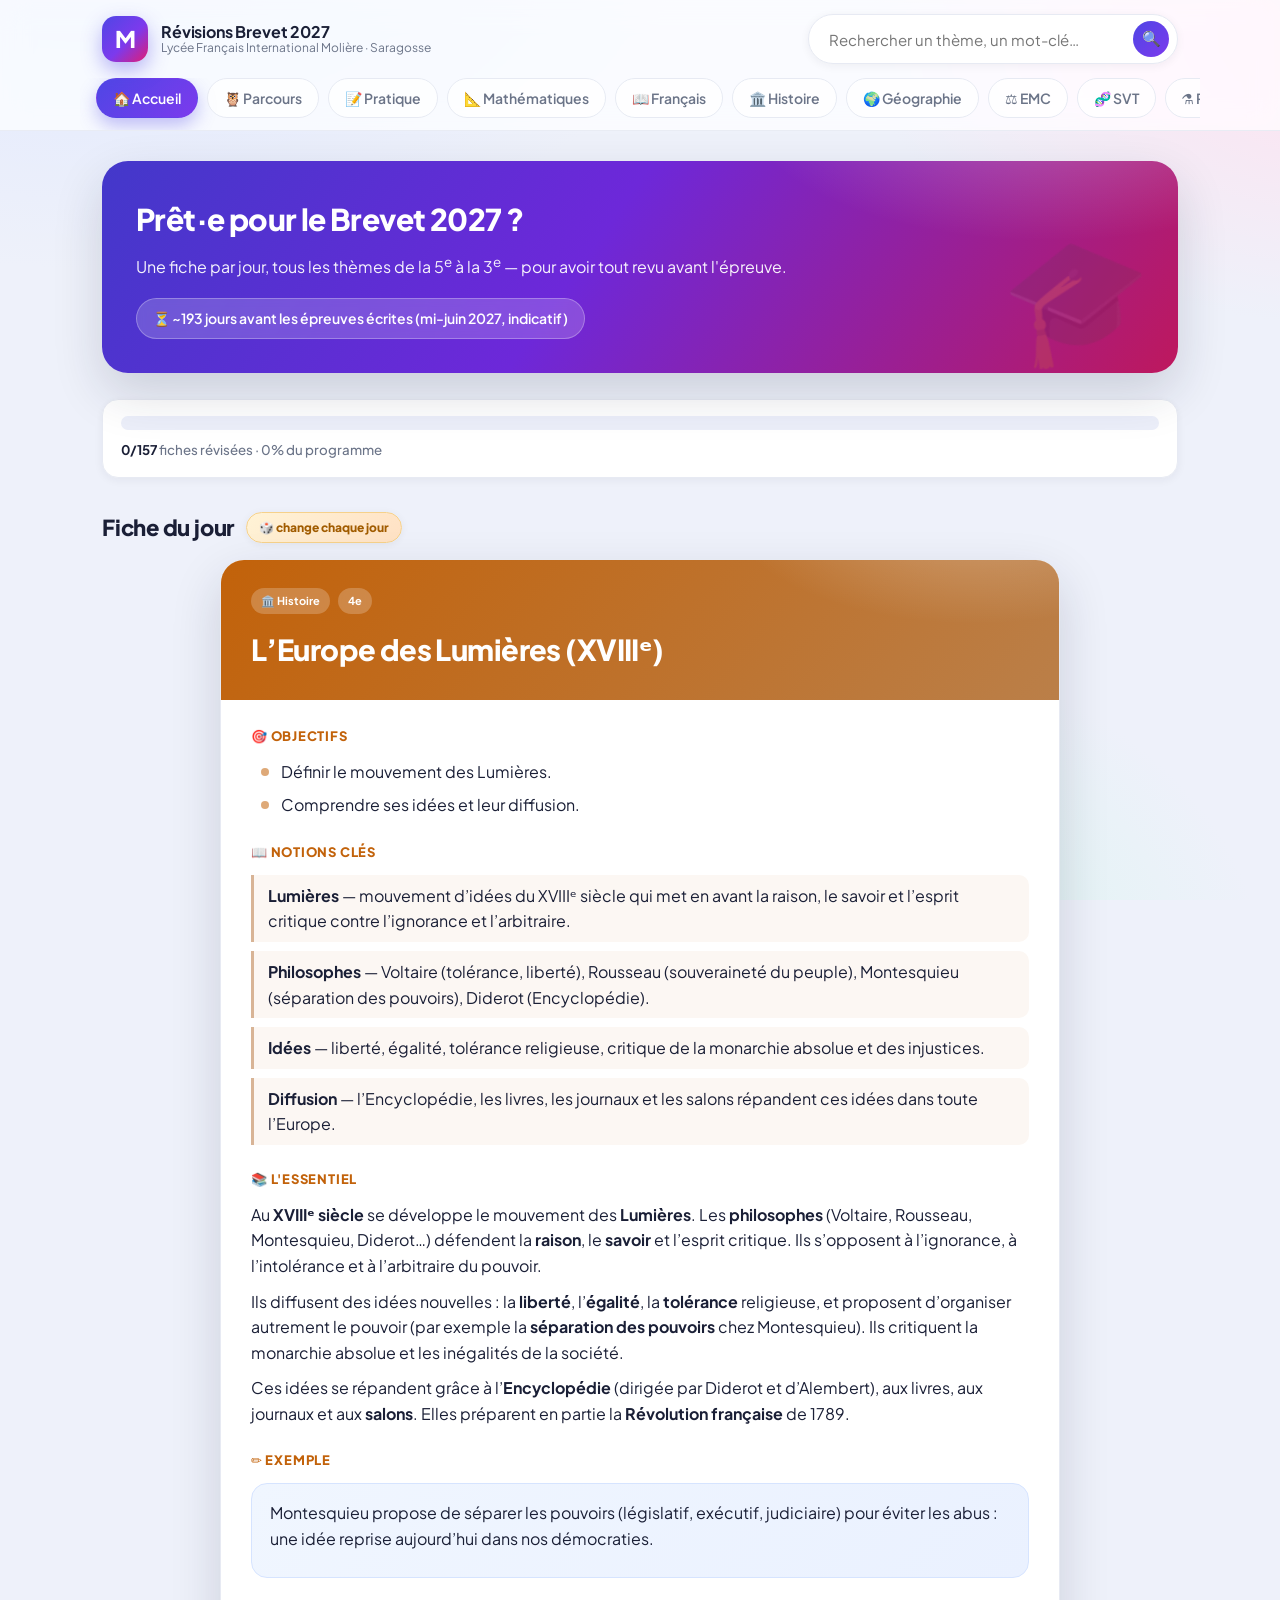
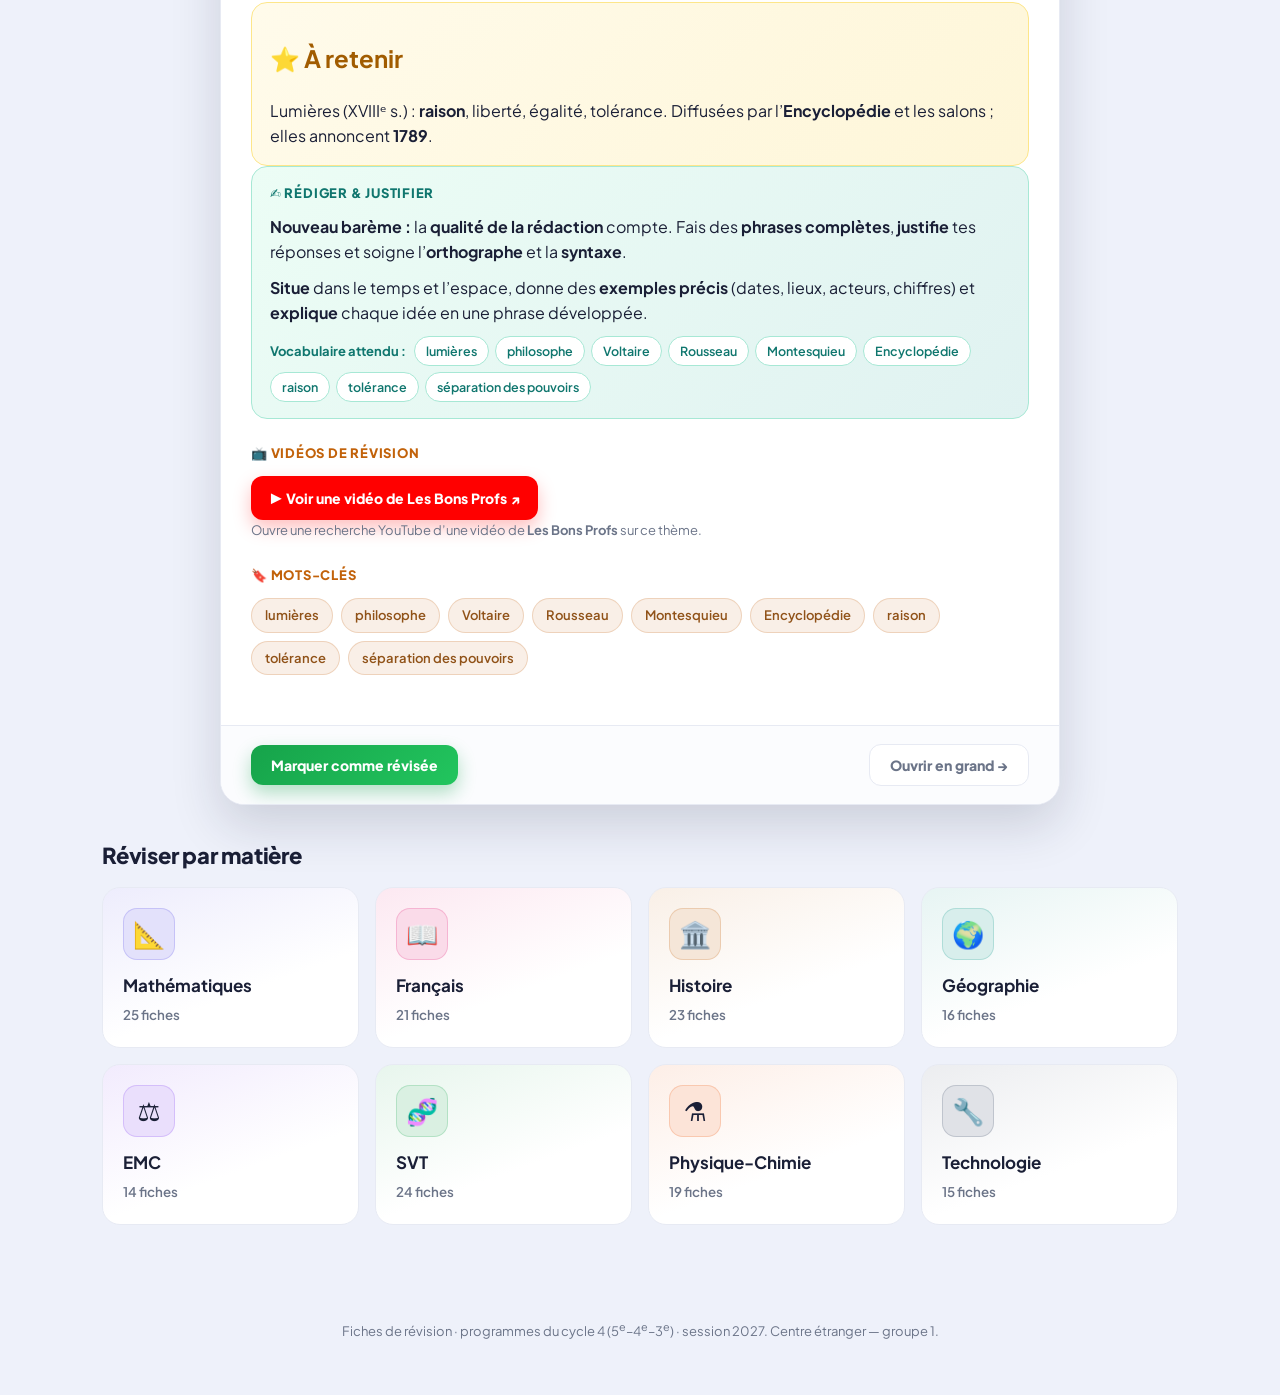
<file: index.html>
<!DOCTYPE html>
<html lang="fr">
<head>
  <meta charset="UTF-8" />
  <meta name="viewport" content="width=device-width, initial-scale=1.0" />
  <title>Révisions Brevet 2027 · Lycée Français Molière de Saragosse</title>
  <link rel="manifest" href="manifest.json" />
  <meta name="theme-color" content="#4f46e5" />
  <link rel="icon" type="image/png" href="icons/icon-192.png" />
  <link rel="apple-touch-icon" href="icons/apple-touch-icon.png" />
  <meta name="apple-mobile-web-app-capable" content="yes" />
  <meta name="apple-mobile-web-app-status-bar-style" content="default" />
  <meta name="apple-mobile-web-app-title" content="Brevet 2027" />
  <link rel="preconnect" href="https://fonts.googleapis.com" />
  <link rel="preconnect" href="https://fonts.gstatic.com" crossorigin />
  <link href="https://fonts.googleapis.com/css2?family=Plus+Jakarta+Sans:wght@400;500;600;700;800&display=swap" rel="stylesheet" />
  <link rel="stylesheet" href="styles.css" />
</head>
<body>
  <header class="topbar">
    <div class="topbar-inner">
      <div class="brand">
        <a href="#compte" class="brand-logo" id="brandLogo" title="Mon compte / Se connecter">M</a>
        <a href="#accueil" class="brand-text">
          <strong>Révisions Brevet 2027</strong>
          <small>Lycée Français International Molière · Saragosse</small>
        </a>
      </div>
      <form class="search" id="searchForm" role="search">
        <input id="searchInput" type="search" placeholder="Rechercher un thème, un mot-clé…"
               autocomplete="off" aria-label="Rechercher une fiche" />
        <button type="submit" aria-label="Rechercher">🔍</button>
      </form>
    </div>
    <nav class="subjectnav" id="subjectnav"></nav>
  </header>

  <main id="app" class="container"></main>

  <footer class="footer">
    <p>Fiches de révision · programmes du cycle 4 (5<sup>e</sup>–4<sup>e</sup>–3<sup>e</sup>) · session 2027.
       Centre étranger — groupe 1.</p>
  </footer>

  <!-- Données : chaque fichier ajoute ses fiches à window.FICHES -->
  <script src="data/maths.js"></script>
  <script src="data/francais.js"></script>
  <script src="data/histoire.js"></script>
  <script src="data/geographie.js"></script>
  <script src="data/emc.js"></script>
  <script src="data/svt.js"></script>
  <script src="data/physique-chimie.js"></script>
  <script src="data/technologie.js"></script>
  <script src="data/pratique.js"></script>
  <script src="data/exercices.js"></script>
  <script src="data/exercices2.js"></script>
  <script src="data/parcours.js"></script>
  <!-- Application -->
  <script src="app.js"></script>
  <script>
    // PWA : mise en cache hors ligne + installation sur l'écran d'accueil
    if ('serviceWorker' in navigator) {
      navigator.serviceWorker.register('sw.js').catch(function(){ /* file:// ou navigateur ancien : on ignore */ });
    }
  </script>
</body>
</html>
</file>
<file: styles.css>
:root{
  --bg:#eef1fa;
  --card:#ffffff;
  --ink:#1a1f36;
  --muted:#6b7488;
  --line:#e7eaf3;
  --primary:#4f46e5;
  --primary-dark:#4338ca;
  --shadow-sm:0 2px 10px rgba(26,31,54,.06);
  --shadow:0 10px 34px rgba(26,31,54,.10);
  --shadow-lg:0 20px 50px rgba(26,31,54,.16);
  --radius:20px;

  /* couleurs par matière */
  --maths:#4f46e5;
  --francais:#e11d74;
  --histoire:#c2620a;
  --geographie:#0d9488;
  --emc:#7c3aed;
  --svt:#15a34a;
  --physique:#ea580c;
  --techno:#3f4c66;
}

*{box-sizing:border-box}
html{scroll-behavior:smooth}
body{
  margin:0;
  font-family:"Plus Jakarta Sans","Segoe UI",system-ui,-apple-system,Roboto,sans-serif;
  color:var(--ink);
  line-height:1.6;
  min-height:100vh;
  background:
    radial-gradient(1100px 620px at 8% -8%, #dfe7ff 0%, rgba(223,231,255,0) 55%),
    radial-gradient(1000px 560px at 108% 4%, #ffe1ef 0%, rgba(255,225,239,0) 52%),
    radial-gradient(900px 620px at 60% 108%, #d6f7ee 0%, rgba(214,247,238,0) 55%),
    var(--bg);
  background-attachment:fixed;
}
a{color:inherit;text-decoration:none}

@keyframes fadeUp{from{opacity:0;transform:translateY(14px)}to{opacity:1;transform:none}}
@keyframes pop{from{opacity:0;transform:scale(.96)}to{opacity:1;transform:none}}
@keyframes shine{to{transform:translateX(240%) rotate(25deg)}}

/* ---------- Top bar ---------- */
.topbar{
  position:sticky;top:0;z-index:50;
  background:rgba(255,255,255,.72);
  backdrop-filter:saturate(180%) blur(14px);
  -webkit-backdrop-filter:saturate(180%) blur(14px);
  border-bottom:1px solid rgba(231,234,243,.9);
}
.topbar-inner{
  max-width:1120px;margin:0 auto;padding:14px 22px;
  display:flex;align-items:center;gap:18px;flex-wrap:wrap;
}
.brand{display:flex;align-items:center;gap:13px}
.brand-logo{
  width:46px;height:46px;border-radius:14px;
  background:linear-gradient(135deg,#4f46e5,#7c3aed 55%,#e11d74);
  color:#fff;font-weight:800;font-size:23px;
  display:grid;place-items:center;
  box-shadow:0 8px 20px rgba(79,70,229,.4);
  position:relative;cursor:pointer;transition:.18s;
}
.brand-logo:hover{transform:translateY(-2px) scale(1.05);box-shadow:0 12px 26px rgba(79,70,229,.5)}
.brand-logo.logged::after{content:"";position:absolute;right:-3px;bottom:-3px;width:14px;height:14px;
  border-radius:50%;background:#22c55e;border:2.5px solid #fff}
.brand-text{display:flex;flex-direction:column;line-height:1.2}
.brand-text strong{font-size:16px;letter-spacing:-.01em}
.brand-text small{color:var(--muted);font-size:12px}

.search{margin-left:auto;display:flex;align-items:center;gap:6px;
  background:#fff;border:1px solid var(--line);border-radius:999px;
  padding:6px 8px 6px 18px;min-width:min(370px,60vw);
  box-shadow:var(--shadow-sm);transition:.2s}
.search:focus-within{border-color:#c3c8f0;box-shadow:0 0 0 4px rgba(79,70,229,.14)}
.search input{border:0;background:transparent;outline:none;flex:1;font-size:15px;color:var(--ink);font-family:inherit}
.search button{border:0;background:linear-gradient(135deg,var(--primary),#7c3aed);color:#fff;
  width:36px;height:36px;border-radius:50%;cursor:pointer;font-size:15px;transition:.2s}
.search button:hover{transform:scale(1.07)}

.subjectnav{
  max-width:1120px;margin:0 auto;padding:0 16px 12px;
  display:flex;gap:9px;overflow-x:auto;scrollbar-width:none;
}
.subjectnav::-webkit-scrollbar{display:none}
.subjectnav a{
  white-space:nowrap;padding:8px 16px;border-radius:999px;font-size:14px;font-weight:600;
  color:var(--muted);border:1px solid var(--line);background:rgba(255,255,255,.7);transition:.18s;
}
.subjectnav a:hover{color:var(--ink);border-color:#cfd5ea;transform:translateY(-1px);box-shadow:var(--shadow-sm)}
.subjectnav a.active{color:#fff;background:linear-gradient(135deg,var(--primary),#7c3aed);
  border-color:transparent;box-shadow:0 8px 18px rgba(79,70,229,.34)}

/* ---------- Layout ---------- */
.container{max-width:1120px;margin:0 auto;padding:30px 22px 70px;animation:fadeUp .45s both}
.section-title{display:flex;align-items:center;gap:14px;margin:4px 0 20px}
.section-title h1{font-size:30px;margin:0;letter-spacing:-.02em}
.section-title .count{color:var(--muted);font-size:14px;font-weight:600;
  background:#fff;padding:5px 12px;border-radius:999px;box-shadow:var(--shadow-sm)}
.lead{color:var(--muted);margin:0 0 22px;max-width:70ch}

/* ---------- Hero / accueil ---------- */
.hero{
  position:relative;overflow:hidden;
  background:linear-gradient(125deg,#4338ca 0%,#6d28d9 45%,#be185d 100%);
  color:#fff;border-radius:26px;padding:34px 34px;margin-bottom:26px;
  box-shadow:var(--shadow-lg);
}
.hero::before{content:"";position:absolute;inset:0;
  background:radial-gradient(520px 240px at 88% -30%, rgba(255,255,255,.28), transparent 60%);
  pointer-events:none}
.hero::after{content:"🎓";position:absolute;right:26px;bottom:-14px;font-size:120px;opacity:.14;transform:rotate(-8deg)}
.hero h1{margin:0 0 8px;font-size:30px;font-weight:800;letter-spacing:-.02em;position:relative}
.hero p{margin:0;opacity:.94;font-size:16px;max-width:60ch;position:relative}
.hero .countdown{margin-top:18px;font-size:14px;font-weight:600;position:relative;
  display:inline-block;background:rgba(255,255,255,.18);padding:8px 16px;border-radius:999px;
  border:1px solid rgba(255,255,255,.28);backdrop-filter:blur(4px)}

.progresswrap{margin:22px 0 8px;background:#fff;border:1px solid var(--line);
  border-radius:16px;padding:16px 18px;box-shadow:var(--shadow-sm)}
.progressbar{height:14px;background:#eceffa;border-radius:999px;overflow:hidden}
.progressbar>span{display:block;height:100%;border-radius:999px;transition:width .6s cubic-bezier(.2,.8,.2,1);
  background:linear-gradient(90deg,#10b981,#22c55e 60%,#84cc16);box-shadow:0 0 14px rgba(34,197,94,.5)}
.progresswrap small{color:var(--muted);display:inline-block;margin-top:9px;font-weight:500}
.progresswrap small b{color:var(--ink)}

.daily-label{display:flex;align-items:center;gap:12px;margin:32px 0 14px}
.daily-label h2{margin:0;font-size:22px;font-weight:800;letter-spacing:-.01em}
.daily-label .pill{background:linear-gradient(135deg,#fff3d6,#ffe1c4);color:#a15c00;font-size:12px;font-weight:800;
  padding:5px 12px;border-radius:999px;border:1px solid #f6d18a;box-shadow:var(--shadow-sm)}

/* ---------- Grille de matières (accueil) ---------- */
.subject-grid{display:grid;grid-template-columns:repeat(auto-fill,minmax(216px,1fr));gap:16px;margin-top:14px}
.subject-card{
  position:relative;overflow:hidden;
  background:
    linear-gradient(160deg, color-mix(in srgb, var(--c,#888) 10%, #fff), #fff 62%);
  border:1px solid var(--line);border-radius:18px;padding:20px;
  cursor:pointer;transition:transform .2s, box-shadow .2s;
  animation:pop .4s both;
}
.subject-card:hover{transform:translateY(-4px);box-shadow:0 18px 34px color-mix(in srgb, var(--c,#888) 26%, transparent)}
.subject-card .emoji{width:52px;height:52px;border-radius:14px;display:grid;place-items:center;font-size:26px;
  background:color-mix(in srgb, var(--c,#888) 16%, #fff);box-shadow:inset 0 0 0 1px color-mix(in srgb,var(--c,#888) 20%,transparent)}
.subject-card h3{margin:12px 0 2px;font-size:17px;font-weight:700}
.subject-card small{color:var(--muted);font-weight:600}
.subject-card::after{content:"→";position:absolute;top:20px;right:20px;color:var(--c,#888);
  font-weight:800;opacity:0;transform:translateX(-6px);transition:.2s}
.subject-card:hover::after{opacity:1;transform:none}

/* ---------- Liste de fiches ---------- */
.fiche-grid{display:grid;grid-template-columns:repeat(auto-fill,minmax(268px,1fr));gap:16px}
.fiche-card{
  background:#fff;border:1px solid var(--line);border-radius:18px;padding:18px;
  cursor:pointer;transition:transform .2s, box-shadow .2s;position:relative;overflow:hidden;
  display:flex;flex-direction:column;gap:9px;animation:fadeUp .4s both;
}
.fiche-card::before{content:"";position:absolute;top:0;left:0;right:0;height:5px;
  background:linear-gradient(90deg,var(--c,#888),color-mix(in srgb,var(--c,#888) 45%,#fff))}
.fiche-card:hover{transform:translateY(-4px);box-shadow:0 18px 34px color-mix(in srgb,var(--c,#888) 22%,transparent);
  border-color:color-mix(in srgb,var(--c,#888) 30%,var(--line))}
.fiche-grid>*:nth-child(1){animation-delay:.02s}
.fiche-grid>*:nth-child(2){animation-delay:.05s}
.fiche-grid>*:nth-child(3){animation-delay:.08s}
.fiche-grid>*:nth-child(4){animation-delay:.11s}
.fiche-grid>*:nth-child(5){animation-delay:.14s}
.fiche-grid>*:nth-child(6){animation-delay:.17s}
.fiche-grid>*:nth-child(7){animation-delay:.2s}
.fiche-grid>*:nth-child(8){animation-delay:.23s}
.subject-grid>*:nth-child(2){animation-delay:.04s}
.subject-grid>*:nth-child(3){animation-delay:.08s}
.subject-grid>*:nth-child(4){animation-delay:.12s}
.subject-grid>*:nth-child(5){animation-delay:.16s}
.subject-grid>*:nth-child(6){animation-delay:.2s}
.subject-grid>*:nth-child(7){animation-delay:.24s}
.subject-grid>*:nth-child(8){animation-delay:.28s}
.fiche-card .tags{display:flex;gap:6px;flex-wrap:wrap;margin-top:4px}
.tag{font-size:11px;font-weight:700;padding:4px 10px;border-radius:999px;background:#eef1f9;color:var(--muted)}
.tag.matiere{color:#fff;background:var(--c,#666)}
.tag.niveau{background:#eef1f9;color:#3a4560}
.fiche-card h3{margin:2px 0;font-size:16.5px;line-height:1.35;font-weight:700}
.fiche-card .kw{color:var(--muted);font-size:13px}
.fiche-card .seen{position:absolute;top:14px;right:14px;width:24px;height:24px;border-radius:50%;
  background:#16a34a;color:#fff;display:grid;place-items:center;font-size:14px;opacity:0;transform:scale(.5);transition:.2s}
.fiche-card.is-seen .seen{opacity:1;transform:none}

/* filtres niveau */
.filters{display:flex;gap:9px;margin-bottom:20px;flex-wrap:wrap}
.filters button{border:1px solid var(--line);background:#fff;color:var(--muted);
  padding:8px 16px;border-radius:999px;cursor:pointer;font-size:13px;font-weight:700;font-family:inherit;transition:.18s}
.filters button:hover{border-color:#cfd5ea;transform:translateY(-1px)}
.filters button.active{background:var(--ink);color:#fff;border-color:var(--ink);box-shadow:var(--shadow-sm)}

/* ---------- Fiche détail ---------- */
.fiche{background:var(--card);border:1px solid var(--line);border-radius:24px;
  box-shadow:var(--shadow-lg);overflow:hidden;max-width:840px;margin:0 auto;animation:pop .4s both}
.fiche-head{position:relative;overflow:hidden;padding:28px 30px;color:#fff;
  background:linear-gradient(130deg, var(--c,#333), color-mix(in srgb, var(--c,#333) 62%, #000 12%))}
.fiche-head::before{content:"";position:absolute;inset:0;
  background:radial-gradient(420px 200px at 90% -40%, rgba(255,255,255,.3), transparent 60%)}
.fiche-head .tags{display:flex;gap:8px;margin-bottom:12px;position:relative}
.fiche-head .tags .tag{background:rgba(255,255,255,.22);color:#fff;backdrop-filter:blur(3px)}
.fiche-head h1{margin:0;font-size:29px;font-weight:800;letter-spacing:-.02em;position:relative}
.fiche-body{padding:26px 30px}
.block{margin-bottom:24px}
.block h2{font-size:13px;margin:0 0 12px;display:flex;align-items:center;gap:8px;
  text-transform:uppercase;letter-spacing:.06em;font-weight:800;color:var(--c,#333)}
.block ul{margin:0;padding-left:6px;list-style:none}
.block ul li{position:relative;padding-left:24px;margin:8px 0}
.block ul li::before{content:"";position:absolute;left:4px;top:9px;width:8px;height:8px;border-radius:50%;
  background:var(--c,#333);opacity:.55}
.block p{margin:0 0 10px}
.notion{border-left:3px solid color-mix(in srgb,var(--c,#333) 40%,var(--line));
  background:color-mix(in srgb,var(--c,#333) 5%,#fff);border-radius:0 10px 10px 0;
  padding:8px 14px;margin:9px 0}
.notion b{color:var(--ink)}
.methode{counter-reset:step;list-style:none;padding-left:0}
.methode li{position:relative;padding-left:42px;margin:12px 0}
.methode li::before{counter-increment:step;content:counter(step);
  position:absolute;left:0;top:-3px;width:28px;height:28px;border-radius:9px;
  background:linear-gradient(135deg,var(--c,#333),color-mix(in srgb,var(--c,#333) 55%,#000 10%));
  color:#fff;display:grid;place-items:center;font-size:13px;font-weight:800;box-shadow:var(--shadow-sm)}
.retenir{background:linear-gradient(135deg,#fffbeb,#fef6d8);border:1px solid #fde68a;border-radius:16px;padding:16px 18px}
.retenir h2{color:#a15c00}
.exemple{background:linear-gradient(135deg,#f0f6ff,#eaf1ff);border:1px solid #d6e4ff;border-radius:16px;padding:16px 18px}
.redac{background:linear-gradient(135deg,#ecfdf5,#e0f2f1);border:1px solid #a7e8d5;border-radius:16px;padding:16px 18px;margin-bottom:24px}
.redac h2{color:#0f766e;font-size:13px;margin:0 0 10px;text-transform:uppercase;letter-spacing:.06em;font-weight:800}
.redac p{margin:0 0 10px}
.redac-vocab{margin-top:6px;display:flex;flex-wrap:wrap;gap:6px;align-items:center}
.redac-vocab .lbl{font-weight:700;color:#0f766e;font-size:13px;margin-right:2px}
.redac-vocab span:not(.lbl){background:#fff;border:1px solid #a7e8d5;color:#0f766e;
  font-size:12.5px;font-weight:600;padding:4px 11px;border-radius:999px}
.btn-video{display:inline-flex;align-items:center;gap:8px;background:#ff0000;color:#fff;
  font-weight:800;font-size:14px;padding:11px 18px;border-radius:12px;box-shadow:0 8px 18px rgba(255,0,0,.25);transition:.18s}
.btn-video:hover{background:#d90000;transform:translateY(-2px)}
.video-note{margin:9px 0 0;color:var(--muted);font-size:13px}
.chips{display:flex;flex-wrap:wrap;gap:8px}
.chips span{background:color-mix(in srgb,var(--c,#666) 10%,#fff);color:color-mix(in srgb,var(--c,#666) 65%,#333);
  font-size:13px;font-weight:600;padding:6px 13px;border-radius:999px;cursor:pointer;transition:.16s;
  border:1px solid color-mix(in srgb,var(--c,#666) 20%,transparent)}
.chips span:hover{background:var(--c,#666);color:#fff;transform:translateY(-1px)}
kbd{background:#eef1f9;border-radius:6px;padding:1px 7px;font-family:inherit;font-size:.95em;border:1px solid var(--line)}

.fiche-foot{display:flex;justify-content:space-between;align-items:center;
  padding:18px 30px;border-top:1px solid var(--line);background:#fbfcfe;flex-wrap:wrap;gap:12px}
.btn{border:0;border-radius:12px;padding:11px 20px;font-size:14px;font-weight:800;cursor:pointer;
  font-family:inherit;transition:.18s}
.btn:hover{transform:translateY(-2px)}
.btn-check{background:linear-gradient(135deg,#16a34a,#22c55e);color:#fff;box-shadow:0 8px 18px rgba(22,163,74,.32)}
.btn-check.done{background:#e7f6ec;color:#15803d;border:1px solid #a7e0ba;box-shadow:none}
.btn-ghost{background:#fff;border:1px solid var(--line);color:var(--muted)}
.btn-random{background:linear-gradient(135deg,var(--primary),#7c3aed);color:#fff;box-shadow:0 8px 18px rgba(79,70,229,.32)}

.backlink{display:inline-flex;align-items:center;gap:6px;color:var(--muted);font-weight:700;
  margin-bottom:18px;cursor:pointer;background:#fff;padding:8px 16px;border-radius:999px;
  border:1px solid var(--line);box-shadow:var(--shadow-sm);transition:.18s}
.backlink:hover{color:var(--ink);transform:translateX(-3px)}

.empty{text-align:center;padding:64px 20px;color:var(--muted);background:#fff;border-radius:20px;
  border:1px solid var(--line);box-shadow:var(--shadow-sm)}
.empty .big{font-size:46px;margin-bottom:8px}

/* ---------- Pratique (annales) ---------- */
.prat-card{background:#fff;border:1px solid var(--line);border-radius:18px;padding:18px;cursor:pointer;
  transition:transform .2s,box-shadow .2s;position:relative;overflow:hidden;
  display:flex;flex-direction:column;gap:10px;border-top:4px solid var(--c,#888);animation:fadeUp .4s both}
.prat-card:hover{transform:translateY(-4px);box-shadow:0 18px 34px color-mix(in srgb,var(--c,#888) 22%,transparent)}
.prat-card h3{margin:2px 0;font-size:18px;font-weight:800}
.prat-themes{display:flex;flex-wrap:wrap;gap:6px}
.prat-themes span{background:#eef1f9;color:var(--muted);font-size:12px;font-weight:600;padding:4px 10px;border-radius:999px}
.fiche.prat .fiche-body>p{margin:0 0 12px}
.prat-officiel{display:inline-block;background:color-mix(in srgb,var(--c,#4f46e5) 10%,#fff);
  color:color-mix(in srgb,var(--c,#4f46e5) 70%,#222);border:1px solid color-mix(in srgb,var(--c,#4f46e5) 30%,transparent);
  padding:9px 15px;border-radius:12px;font-weight:700;font-size:14px}
.prat-officiel:hover{background:color-mix(in srgb,var(--c,#4f46e5) 18%,#fff)}
.prat-toolbar{margin:16px 0 6px}
.prat-exo{margin-top:22px}
.prat-exo h2{font-size:15px;font-weight:800;color:var(--c,#333);margin:0 0 12px;padding-bottom:8px;
  border-bottom:2px solid color-mix(in srgb,var(--c,#333) 22%,var(--line))}
.prat-q{margin:0 0 16px;padding:14px 16px;background:#f7f9fc;border:1px solid var(--line);border-radius:14px}
.prat-enonce{margin:0;font-weight:600}
.prat-num{display:inline-grid;place-items:center;width:24px;height:24px;border-radius:8px;margin-right:8px;
  background:var(--c,#333);color:#fff;font-size:13px;font-weight:800;vertical-align:middle}
.prat-sol{margin-top:12px;background:linear-gradient(135deg,#ecfdf5,#dcfce7);border:1px solid #86efac;
  border-left:4px solid #16a34a;border-radius:10px;padding:12px 14px;color:#14532d}
.prat-sol-lbl{display:block;font-weight:800;color:#15803d;font-size:12.5px;text-transform:uppercase;
  letter-spacing:.04em;margin-bottom:6px}
.prat-exos.hide-sol .prat-sol{display:none}

/* ---------- Parcours (façon Duolingo) ---------- */
.pbloc{margin:26px 0 34px}
.pbloc-head{display:flex;align-items:baseline;gap:12px;margin-bottom:16px;
  background:linear-gradient(135deg,#4338ca,#7c3aed);color:#fff;border-radius:16px;padding:14px 20px;box-shadow:var(--shadow)}
.pbloc-head h2{margin:0;font-size:19px;font-weight:800}
.pbloc-head span{opacity:.85;font-size:13px;font-weight:600}
.pchemin{display:flex;flex-direction:column;align-items:center;gap:0;padding:8px 0}
.plink{width:6px;height:26px;background:#d9dfef;border-radius:99px}
.pnode{display:flex;align-items:center;gap:14px;width:min(430px,92%);padding:10px 14px;border-radius:16px;transition:.18s}
.pnode:nth-child(4n+1){transform:translateX(-26px)}
.pnode:nth-child(4n+3){transform:translateX(26px)}
.pnode .pnode-circle{width:62px;height:62px;border-radius:50%;display:grid;place-items:center;font-size:26px;flex-shrink:0;
  background:#e6e9f4;border-bottom:6px solid #c6ccdf;color:#9aa3b8;transition:.18s}
.pnode-label{line-height:1.25}
.pnode-label b{font-size:15px}
.pnode-label small{display:block;color:var(--muted);font-weight:600}
.pnode.locked{opacity:.55}
.pnode.open{cursor:pointer}
.pnode.open .pnode-circle{background:color-mix(in srgb,var(--c,#4f46e5) 18%,#fff);
  border-bottom-color:color-mix(in srgb,var(--c,#4f46e5) 45%,#fff);color:var(--ink)}
.pnode.open:hover{transform:translateY(-3px) scale(1.02)}
.pnode.done .pnode-circle{background:linear-gradient(135deg,#16a34a,#22c55e);border-bottom-color:#15803d;color:#fff}
.pnode.current .pnode-circle{animation:pulse 1.6s infinite;box-shadow:0 0 0 6px color-mix(in srgb,var(--c,#4f46e5) 22%,transparent)}
.pnode.examen.open .pnode-circle{background:linear-gradient(135deg,#f59e0b,#fbbf24);border-bottom-color:#b45309;color:#fff}
.pnode.examen.done .pnode-circle{background:linear-gradient(135deg,#f59e0b,#fbbf24);border-bottom-color:#b45309}
@keyframes pulse{0%,100%{transform:scale(1)}50%{transform:scale(1.07)}}

/* ---------- Quiz ---------- */
.quiz{max-width:640px;margin:0 auto;animation:pop .3s both}
.quiz-top{display:flex;align-items:center;gap:14px;margin-bottom:22px}
.quiz-top .backlink{margin:0}
.quiz-bar{flex:1;height:14px;background:#e3e8f5;border-radius:999px;overflow:hidden}
.quiz-bar span{display:block;height:100%;background:linear-gradient(90deg,#16a34a,#22c55e);border-radius:999px;transition:width .4s}
.quiz-count{color:var(--muted);font-weight:700;font-size:14px}
.quiz-titre{font-size:16px;color:var(--muted);font-weight:700;margin:0 0 8px;text-transform:uppercase;letter-spacing:.04em}
.quiz-q{background:#fff;border:1px solid var(--line);border-radius:18px;box-shadow:var(--shadow-sm);
  padding:24px;font-size:20px;font-weight:700;margin-bottom:18px}
.quiz-choix{display:grid;gap:10px}
.quiz-opt{background:#fff;border:2px solid var(--line);border-bottom-width:4px;border-radius:14px;
  padding:14px 18px;font-size:16px;font-weight:600;font-family:inherit;cursor:pointer;text-align:left;transition:.15s}
.quiz-opt:hover:not(:disabled){border-color:#93c5fd;transform:translateY(-2px)}
.quiz-opt.good{background:#e8f8ee;border-color:#22c55e;color:#15803d}
.quiz-opt.bad{background:#fdecec;border-color:#ef4444;color:#b91c1c}
.quiz-opt:disabled{cursor:default}
.quiz-saisie{display:flex;gap:10px}
.quiz-saisie input{flex:1;border:2px solid var(--line);border-radius:14px;padding:13px 16px;font-size:17px;font-family:inherit;outline:none}
.quiz-saisie input:focus{border-color:#93c5fd}
.quiz-fb{margin-top:18px;border-radius:16px;padding:16px 18px;animation:fadeUp .25s both}
.quiz-fb.ok{background:#e8f8ee;border:1px solid #a7e0ba;color:#15803d}
.quiz-fb.ko{background:#fdecec;border:1px solid #fca5a5;color:#b91c1c}
.quiz-fb b{font-size:17px}
.quiz-expl{margin-top:6px;color:var(--ink);opacity:.85;font-size:14.5px}
.quiz-fb .btn{margin-top:12px}
.quiz-resultat{text-align:center;background:#fff;border:1px solid var(--line);border-radius:24px;
  box-shadow:var(--shadow-lg);padding:40px 28px}
.quiz-emoji{font-size:64px;margin-bottom:8px}
.quiz-resultat h1{margin:0 0 6px;font-size:26px}
.quiz-score{font-size:18px;color:var(--muted)}
.quiz-resultat.win h1{color:#15803d}
.quiz-fin-btns{display:flex;gap:12px;justify-content:center;margin-top:18px;flex-wrap:wrap}

/* ---------- Compte utilisateur ---------- */
.navuser{border-color:#cfd5ea !important;font-weight:700}
.compte-card{background:#fff;border:1px solid var(--line);border-radius:20px;padding:26px;max-width:540px;
  margin:0 auto;box-shadow:var(--shadow);text-align:center;animation:pop .4s both}
.compte-avatar{width:64px;height:64px;border-radius:50%;margin:0 auto 10px;display:grid;place-items:center;
  font-size:28px;font-weight:800;color:#fff;background:linear-gradient(135deg,var(--primary),#7c3aed);
  box-shadow:0 8px 20px rgba(79,70,229,.35)}
.compte-card h2{margin:0 0 6px;font-size:24px}
.compte-stats{display:flex;gap:14px;justify-content:center;margin:16px 0;flex-wrap:wrap}
.compte-stats div{background:#f7f9fc;border:1px solid var(--line);border-radius:14px;padding:12px 18px;min-width:130px}
.compte-stats b{font-size:22px;display:block}
.compte-stats span{color:var(--muted);font-size:12.5px}
.compte-actions{display:flex;gap:10px;justify-content:center;margin-top:14px;flex-wrap:wrap}
#authForm{display:flex;flex-direction:column;gap:12px;margin-top:14px;text-align:left}
#authForm label{font-weight:700;font-size:13.5px;display:flex;flex-direction:column;gap:6px;color:var(--ink)}
#authForm input{border:1px solid var(--line);border-radius:12px;padding:11px 14px;font-size:15px;font-family:inherit;outline:none;transition:.15s}
#authForm input:focus{border-color:#c3c8f0;box-shadow:0 0 0 4px rgba(79,70,229,.12)}
.auth-msg{background:#fef2f2;border:1px solid #fecaca;color:#b91c1c;border-radius:10px;padding:9px 12px;margin:0;font-size:14px;font-weight:600}
.uchip{display:inline-block;background:#eef1f9;border:1px solid var(--line);border-radius:999px;
  padding:5px 13px;font-weight:700;font-size:13.5px;cursor:pointer;margin:2px;transition:.15s}
.uchip:hover{background:var(--primary);color:#fff;transform:translateY(-1px)}
.compte-switch{color:var(--muted);font-size:14px;margin-top:14px}

.footer{max-width:1120px;margin:0 auto;padding:10px 22px 40px;color:var(--muted);font-size:13px;text-align:center}

@media(max-width:640px){
  .search{min-width:100%;order:3}
  .brand-text small{display:none}
  .hero{padding:26px 22px}
  .hero h1,.section-title h1{font-size:24px}
  .fiche-head h1{font-size:23px}
}
@media (prefers-reduced-motion: reduce){
  *{animation:none !important;transition:none !important}
}
</file>
